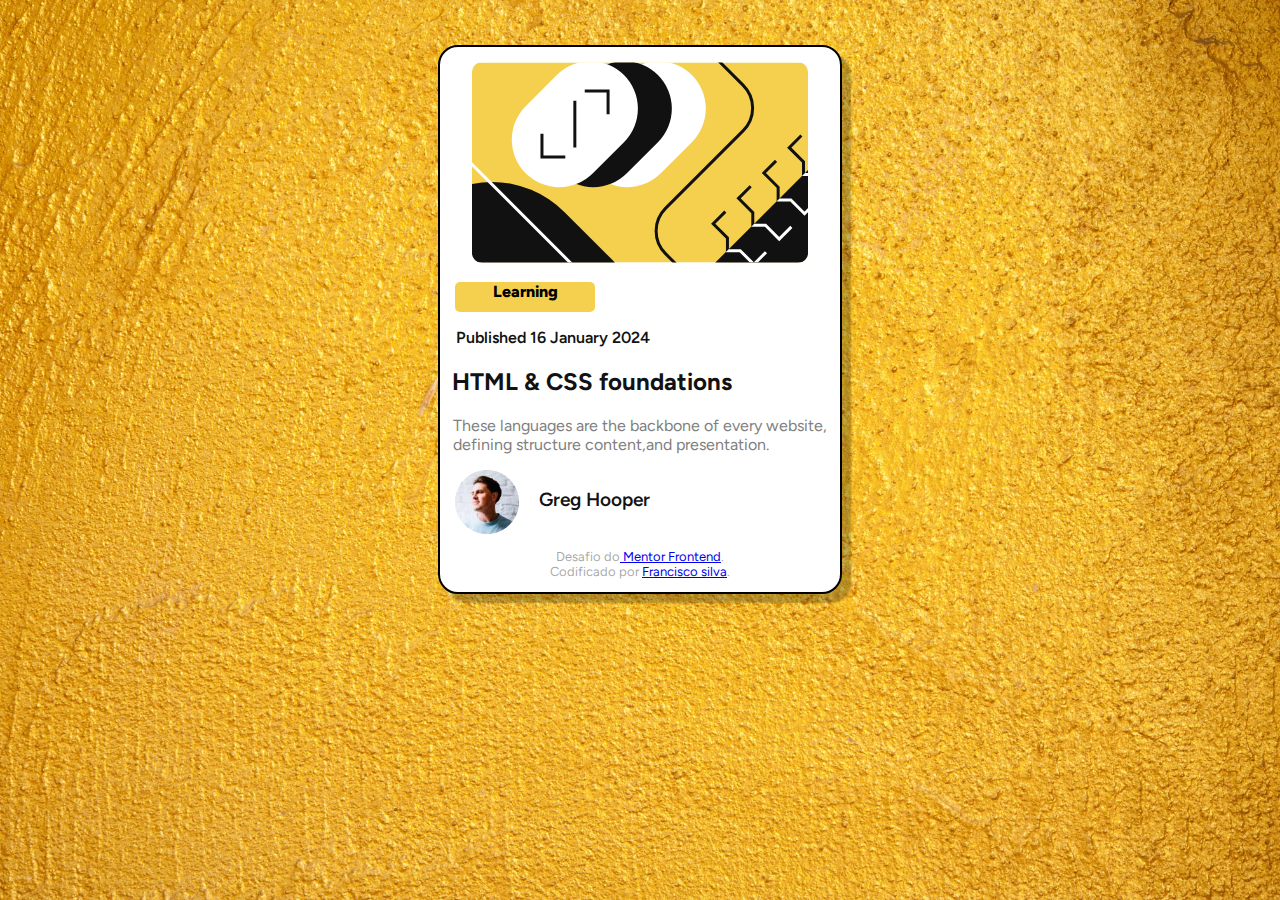
<file: cartao-de-visita/index.html>
<!DOCTYPE html>
<html lang="en">

<head>
  <meta charset="UTF-8">
  <meta name="viewport" content="width=device-width, initial-scale=1.0">
  <link rel="stylesheet" href="style.css">
  <link rel="shortcut icon" href="img/favicon-32x32.png" type="image/x-icon">
  <title>Cartão de visita</title>

  <link rel="preconnect" href="https://fonts.googleapis.com">
  <link rel="preconnect" href="https://fonts.gstatic.com" crossorigin>
  <link href="https://fonts.googleapis.com/css2?family=Figtree:wght@600;800&display=swap" rel="stylesheet">
</head>

<body>
  <div class="container">
    <div class="img">
      <img src="img/illustration-article.svg" alt="">
    </div>
    <p class="text-header">Learning</p>
    <p class="data">Published 16 January 2024</p>
    <h2>HTML & CSS foundations</h2>
    <p class="paragrafo-cinza">These languages are the backbone of every website, <br>
      defining structure content,and presentation.
    </p>
    <div class="avatar">
      <img src="img/image-avatar.webp" alt="image-avatar">
      <p>Greg Hooper</p>
    </div>
    <footer>
      <p class="footer-p">Desafio do<a href="https://www.frontendmentor.io/home"> Mentor Frontend</a>. <br>
        Codificado por <a href="https://github.com/franciscosilva01">Francisco silva</a>.</p>
    </footer>
  </div>

</body>

</html>
</file>
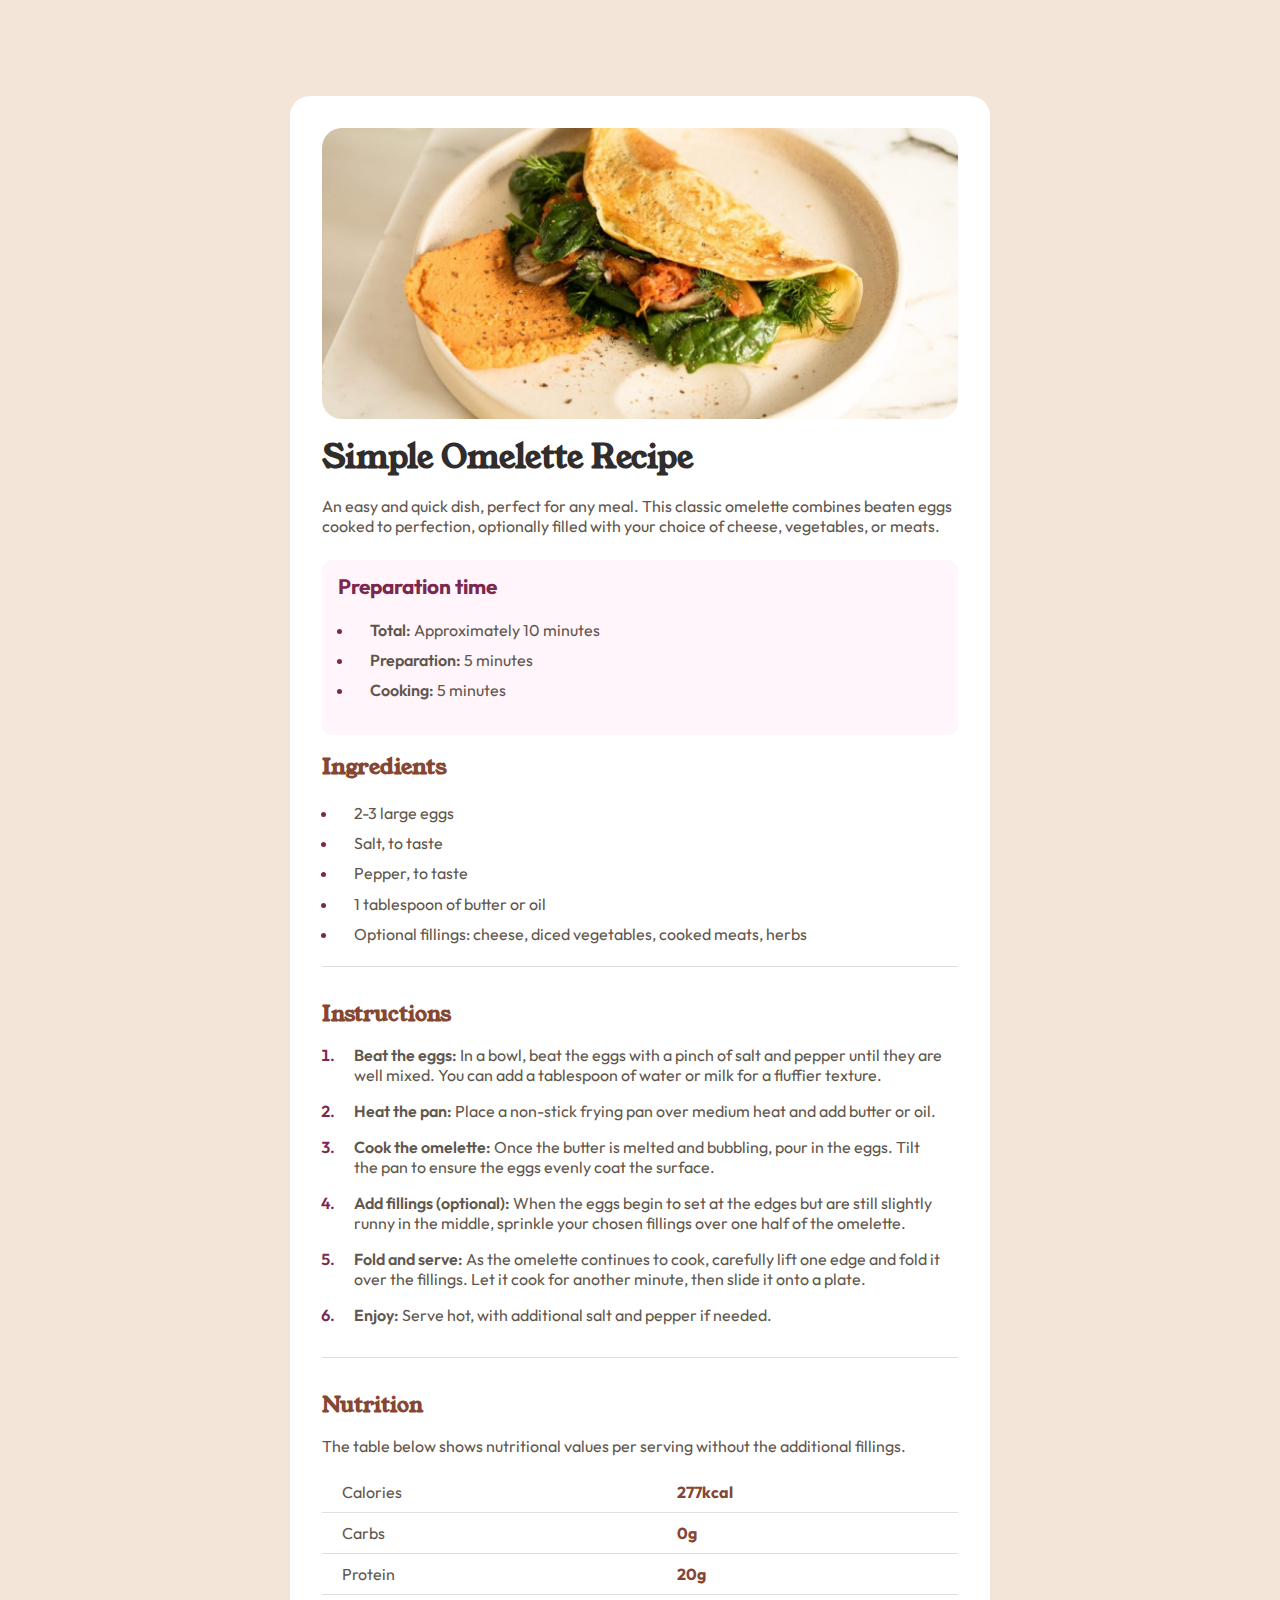
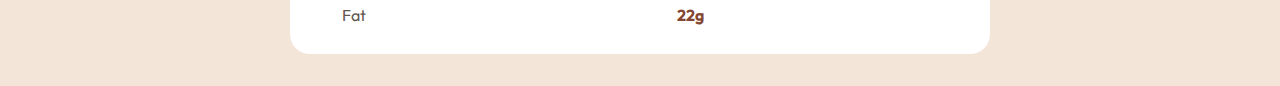
<file: paginas-de-receitas/index.html>
<!DOCTYPE html>
<html lang="en">

<head>
  <meta charset="UTF-8">
  <meta name="viewport" content="width=device-width, initial-scale=1.0">
  <title>Página de Receitas</title>
  <link rel="stylesheet" href="style.css">
  <main>

    <div class="container">
      <div class="recipe">
        <img src="img/image-omelette.jpeg" alt="bg-image">
      </div>
      <section>
        <div class="hero-section">
          <h1>Simple Omelette Recipe</h1>
          <p>An easy and quick dish, perfect for any meal. This classic omelette combines beaten eggs cooked
            to perfection, optionally filled with your choice of cheese, vegetables, or meats.</p>
        </div>
        <div class="preparation-time">
          <h2>Preparation time</h2>
          <ul>
            <li><span>Total:</span> Approximately 10 minutes</li>
            <li><span>Preparation:</span> 5 minutes</li>
            <li><span>Cooking:</span> 5 minutes</li>
          </ul>
        </div>
        <div class="ingredients">
          <h3>Ingredients</h3>
          <ul>
            <li>2-3 large eggs</li>
            <li>Salt, to taste</li>
            <li>Pepper, to taste</li>
            <li>1 tablespoon of butter or oil</li>
            <li>Optional fillings: cheese, diced vegetables, cooked meats, herbs</li>
          </ul>
        </div>
        <hr>
      </section>
      <div class="Instructions">
        <h4>Instructions</h4>
        <ol>
          <li><span>Beat the eggs:</span> In a bowl, beat the eggs with a pinch of salt and pepper until they are well
            mixed.
            You can add a tablespoon of water or milk for a fluffier texture.</li>
          <li><span>Heat the pan:</span> Place a non-stick frying pan over medium heat and add butter or oil.</li>
          <li><span>Cook the omelette:</span> Once the butter is melted and bubbling, pour in the eggs. Tilt the pan to
            ensure the eggs evenly coat the surface.</li>
          <li><span>Add fillings (optional):</span> When the eggs begin to set at the edges but are still slightly runny
            in the
            middle, sprinkle your chosen fillings over one half of the omelette.</li>
          <li><span>Fold and serve:</span> As the omelette continues to cook, carefully lift one edge and fold it over the
            fillings. Let it cook for another minute, then slide it onto a plate.</li>
          <li><span>Enjoy:</span> Serve hot, with additional salt and pepper if needed.</li>
        </ol>
        <hr>
      </div>
      <div class="Nutrition">
        <h5>Nutrition</h5>
        <p>The table below shows nutritional values per serving without the additional fillings.</p>
        <table>
          <tr>
            <td>Calories</td>
            <td>277kcal</td>
          </tr>
          <tr>
            <td>Carbs</td>
            <td>0g</td>
          </tr>
          <tr>
            <td>Protein</td>
            <td>20g</td>
          </tr>
          <tr>
            <td>Fat</td>
            <td>22g</td>
          </tr>
        </table>
      </div>
  </main>


  </body>

</html>
</file>
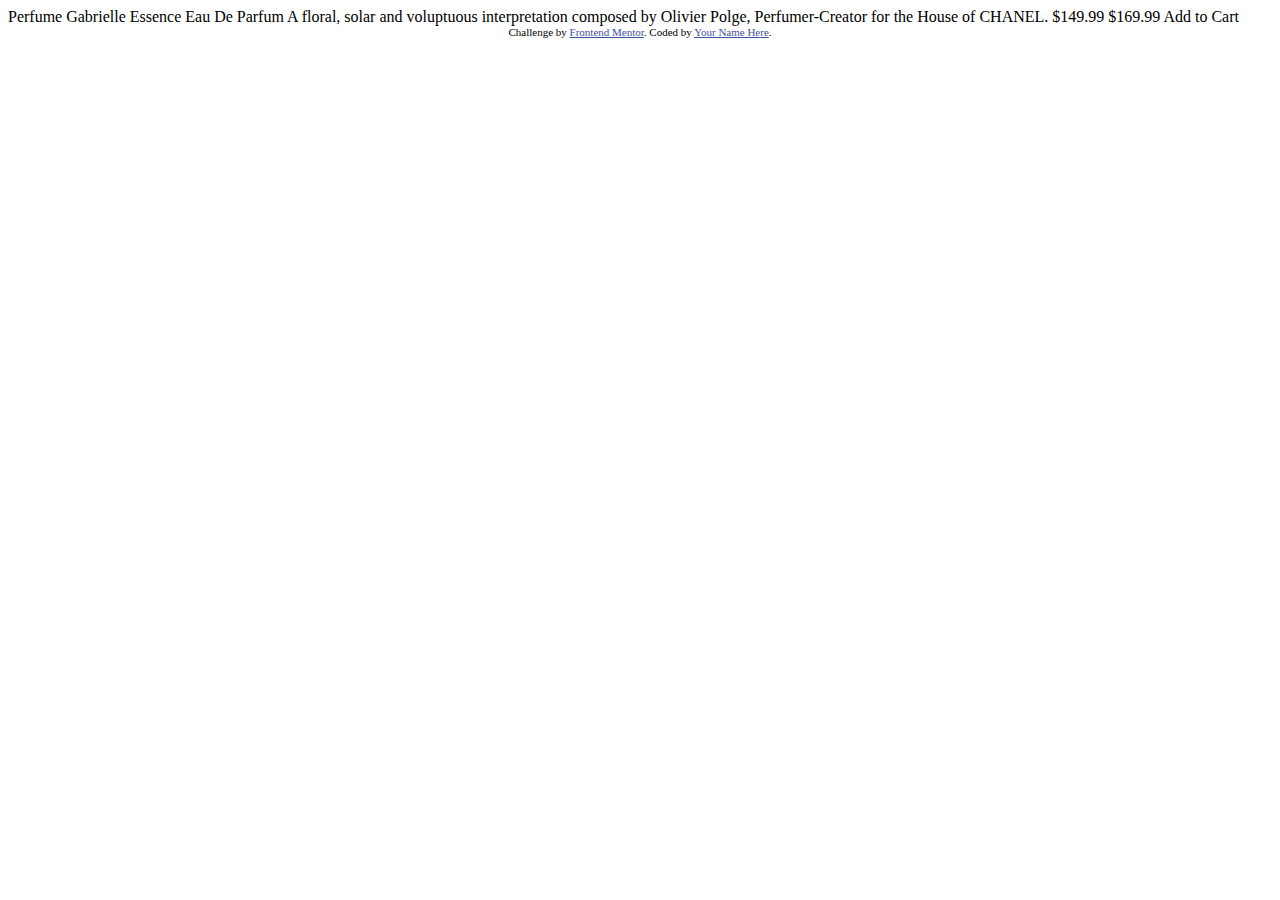
<file: product-preview-card-component-main/product-preview-card-component-main/index.html>
<!DOCTYPE html>
<html lang="en">
<head>
  <meta charset="UTF-8">
  <meta name="viewport" content="width=device-width, initial-scale=1.0"> <!-- displays site properly based on user's device -->

  <link rel="icon" type="image/png" sizes="32x32" href="./images/favicon-32x32.png">
  
  <title>Frontend Mentor | Product preview card component</title>

  <!-- Feel free to remove these styles or customise in your own stylesheet 👍 -->
  <style>
    .attribution { font-size: 11px; text-align: center; }
    .attribution a { color: hsl(228, 45%, 44%); }
  </style>
</head>
<body>

  Perfume

  Gabrielle Essence Eau De Parfum

  A floral, solar and voluptuous interpretation composed by Olivier Polge, 
  Perfumer-Creator for the House of CHANEL.

  $149.99
  $169.99

  Add to Cart
  
  <div class="attribution">
    Challenge by <a href="https://www.frontendmentor.io?ref=challenge" target="_blank">Frontend Mentor</a>. 
    Coded by <a href="#">Your Name Here</a>.
  </div>
</body>
</html>
</file>
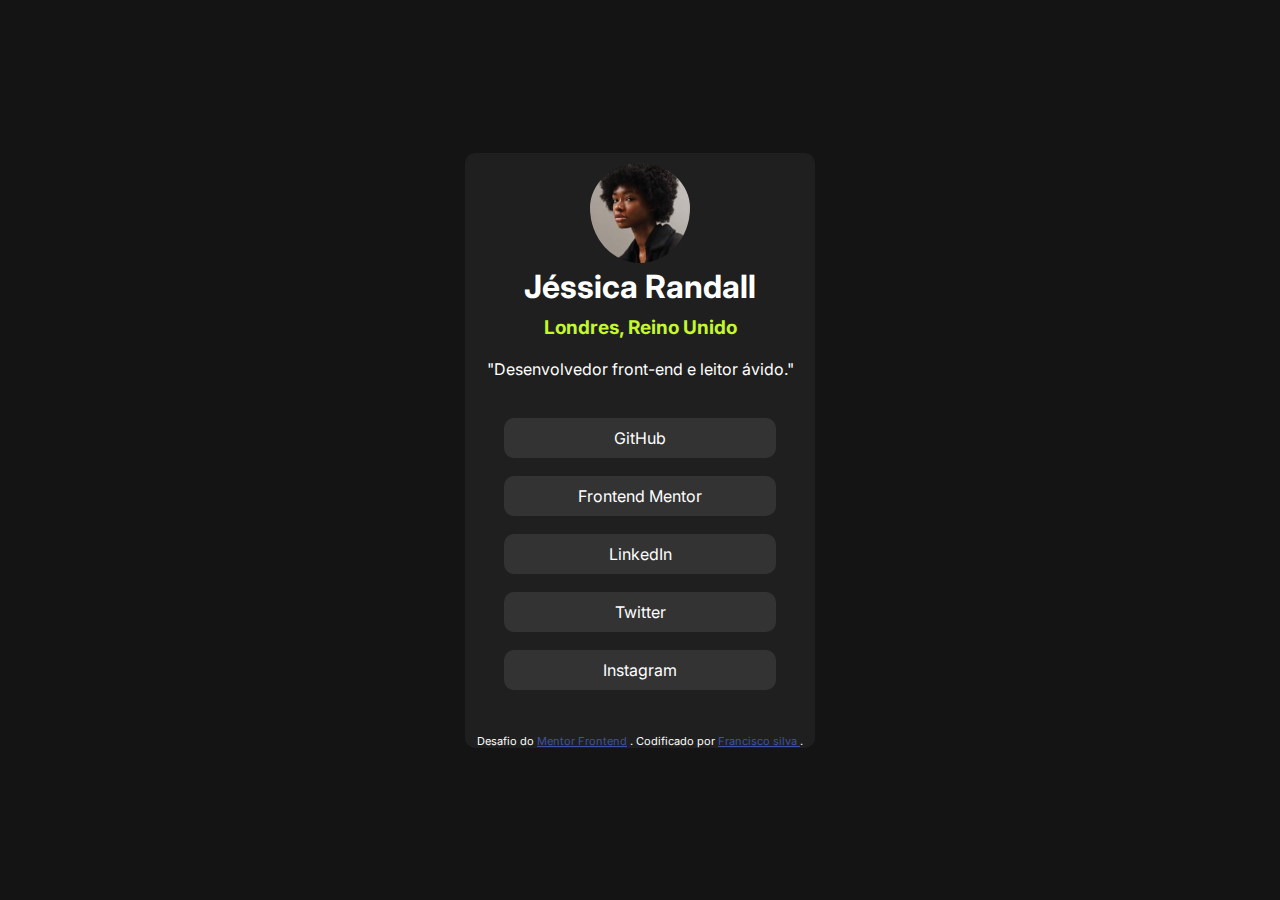
<file: link-social/index01.html>
<!DOCTYPE html>
<html lang="en">

<head>
  <meta charset="UTF-8">
  <meta name="viewport" content="width=device-width, initial-scale=1.0">
  <title>Frontend Mentor | Social links profile</title>
  <link rel="shortcut icon" href="assets/images/favicon-32x32.png" type="image/x-icon">
  <link rel="stylesheet" href="style.css">
  <link rel="preconnect" href="https://fonts.googleapis.com">
  <link rel="preconnect" href="https://fonts.gstatic.com" crossorigin>
  <link href="https://fonts.googleapis.com/css2?family=Inter:wght@400;600;700&display=swap" rel="stylesheet">
</head>

<body>
  <main class="header">
    <img class="img" src="assets/images/avatar-jessica.jpeg" alt="Jessica">
    <h1>Jéssica Randall</h1>
    <h2 class="paragrafo">Londres, Reino Unido</h2>
    <p class="paragrafo-1">"Desenvolvedor front-end e leitor ávido."</p>
    <div class="links">
      <a class="link1" href="https://github.com/franciscosilva01" target="_blank">GitHub</a>
      <a class="link2" href="https://www.frontendmentor.io/home" target="_blank">Frontend Mentor</a>
      <a class="link3" href="#">LinkedIn</a>
      <a class="link3" href="#">Twitter</a>
      <a class="link3" href="https://www.instagram.com/raheem_corleone/" target="_blank">Instagram</a>
    </div>

    <footer class="rodape">
      <p>Desafio do <a href="https://www.frontendmentor.io/home" target="_blank">Mentor Frontend</a> . Codificado por <a href="https://github.com/franciscosilva01" target="_blank">Francisco silva </a>.</p>
    </footer>
  </main>
</body>

</html>
</file>
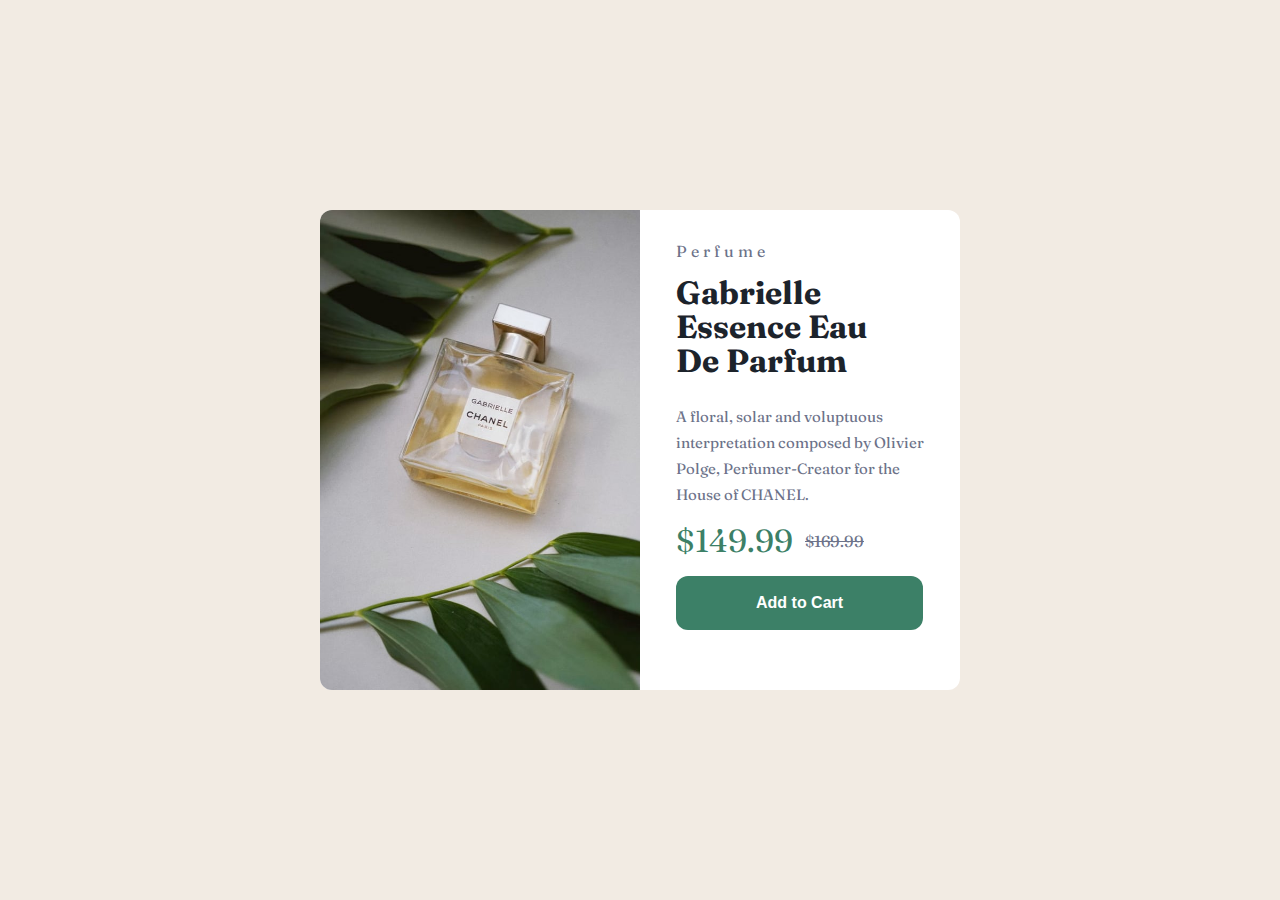
<file: product-preview-card-component-main/product-preview-card-component-main/index1.html>
<!DOCTYPE html>
<html lang="en">

<head>
  <meta charset="UTF-8">
  <meta name="viewport" content="width=device-width, initial-scale=1.0">
  <title>Frontend Mentor | Product preview card component</title>
  <link rel="stylesheet" href="style.css">
</head>

<body>
  <div class="split-card">
    <img src="images/image-product-desktop.jpg" alt="parfume-bottle" />
    <div class="content">
      <p class="subheading">Perfume</p>

      <h1 class="title">
        Gabrielle Essence Eau<br />
        De Parfum
      </h1>

      <p class="text">
        A floral, solar and voluptuous interpretation composed by Olivier
        Polge, Perfumer-Creator for the House of CHANEL.
      </p>

      <div class="prices">
        <span class="price">$149.99</span>
        <span class="original-price">$169.99</span>
      </div>

      <button class="btn-cart">Add to Cart</button>
    </div>
  </div>
</body>

</html>
</file>
<file: cartao-de-visita/style.css>
body {
  background: url("./img/pexels-fwstudio-122458.jpg") center top no-repeat fixed;
  background-size: cover;
  font-family: "Figtree", sem serifa;
  display: flex;
  justify-content: center;
  align-items: center;
  max-width: 100vh;
  margin: 0 auto;
  margin-top: 30px;
}

.container {
  background-color: hsl(0, 0%, 100%);
  border-radius: 20px;
  border: 2px solid black;
  margin-top: 15px;
  box-shadow: 9px 9px 2px rgba(0, 0, 0, 0.253);
}

div.img {
  text-align: center;
  margin: 15px;
}

img {
  border-radius: 10px;
}

.text-header {
  width: 35%;
  height: 30px;
  text-align: center;
  background-color: hsl(47, 88%, 63%);
  margin: 15px;
  border-radius: 5px;
  font-weight: 800;
}

.data {
  margin: 1em;
  color: hsl(0, 0%, 7%);
  font-size: 16px;
  font-weight: 600;
}

h2 {
  text-align: left;
  margin-left: 0.5em;
  color: hsl(0, 0%, 7%);
  font-size: 800;
}

.paragrafo-cinza {
  text-align: justify;
  color: hsl(0, 0%, 50%);
  margin: 13px;
}

div.avatar {
  display: flex;
  gap: 20px;
  margin: 15px;
}

div.avatar > p {
  font-weight: 600;
  font-size: 19px;
  color: hsl(0, 0%, 7%);
}

.footer-p {
  text-align: center;
  font-size: 13px;
  color: rgba(128, 128, 128, 0.692);
}
</file>
<file: paginas-de-receitas/style.css>
@import url("https://fonts.googleapis.com/css2?family=Young+Serif&display=swap");

@import url("https://fonts.googleapis.com/css2?family=Outfit:wght@400;600;700&display=swap");

:root {
  /* primary  */
  --Nutmeg: hsl(14, 45%, 36%);
  --Dark-Raspberry: hsl(332, 51%, 32%);

  /* neutral */
  --White: hsl(0, 0%, 100%);
  --Rose-White: hsl(330, 100%, 98%);
  --Eggshell: hsl(30, 54%, 90%);
  --Light-Grey: hsl(30, 18%, 87%);
  --Wenge-Brown: hsl(30, 10%, 34%);
  --Dark-Charcoal: hsl(24, 5%, 18%);
}

*,
*::before,
*::after {
  padding: 0;
  margin: 0;
  box-sizing: border-box;
}

img {
  display: block;
  max-width: 100%;
}

ul,
ol {
  padding: 1rem;
}

hr {
  border: 0;
  height: 1.1px;
  background: var(--Light-Grey);
}

body {
  background-color: var(--Eggshell);
  display: flex;
  flex-direction: column;
  align-items: center;
  min-height: 100vh;
  font-family: "Outfit", sans-serif;
  font-size: 1rem;
  color: var(--Wenge-Brown);
}

.container {
  max-width: 700px;
  background-color: var(--White);
}
h1,
h3,
h4,
h5 {
  font-family: "Young Serif", serif;
}

h3,
h4,
h5 {
  color: var(--Nutmeg);
}

h2 {
  color: var(--Dark-Raspberry);
  font-family: "Outfit", sans-serif;
  font-size: 1.3rem;
}

section,
.Instructions,
.Nutrition {
  padding: 1rem 2rem;
}

h1 {
  font-size: 2rem;
  color: var(--Dark-Charcoal);
  padding-bottom: 1rem;
}

section .preparation-time {
  margin-top: 1.5rem;
  background-color: var(--Rose-White);
  padding: 0.8rem 1rem;
  border-radius: 10px;
}

section .preparation-time ul,
.ingredients ul {
  line-height: 1.9;
}

section .preparation-time ul li::marker,
.Instructions ol li::marker,
.ingredients ul li::marker {
  color: var(--Dark-Raspberry);
  font-weight: 600;
}

section .preparation-time ul li,
.ingredients ul li,
.Instructions ol li {
  padding-left: 1rem;
}

section .preparation-time span {
  font-weight: 600;
}

h3 {
  margin-top: 1rem;
  font-size: 1.4rem;
  font-weight: 600;
}

.Instructions h4 {
  font-size: 1.3rem;
}

.Instructions ol li {
  margin-bottom: 1rem;
}

.Instructions ol li span {
  font-weight: 600;
}

.Nutrition {
  padding-bottom: 1.2rem;
}
.Nutrition h5 {
  font-size: 1.3rem;
}

.Nutrition p {
  margin: 1rem 0;
}

table {
  border-collapse: collapse;
  width: 100%;
  margin-top: 1rem;
}

table td {
  border-bottom: 1px solid var(--Light-Grey);
  padding: 10px;
}
table td:nth-of-type(1) {
  padding-left: 20px;
}

table td:nth-of-type(2) {
  color: var(--Nutmeg);
  font-weight: 700;
}

table tr:last-of-type td {
  border-bottom: none;
}

table tr {
  cursor: pointer;
  transition: background-color 0.3s ease;
}

table tr:hover {
  background-color: var(--Rose-White);
}

footer {
  padding: 3rem 1rem 0.7rem 1rem;
}
.attribution {
  font-size: 0.8rem;
  text-align: center;
}
.attribution a {
  text-decoration: none;
  font-style: oblique;
  border-radius: 30px;
  border-bottom: 1.4px solid var(--Dark-Raspberry);
  color: var(--Dark-Raspberry);
}

.attribution a:hover {
  color: var(--Nutmeg);
  border-bottom: 1.4px solid var(--Nutmeg);
  font-weight: 600;
}

@media screen and (min-width: 768px) {
  .container {
    margin: 6rem 0 2rem 0;
    border-radius: 20px;
  }
}

  .recipe {
    padding: 2rem 2rem 0 2rem;
  }

  .recipe img {
    border-radius: 20px;
  }
</file>
<file: link-social/style.css>
* {
  margin: 0;
  padding: 0;
  box-sizing: border-box;
  font-family: "Inter", sans-serif;
}

body {
  background-color: hsl(0, 0%, 8%);
  color: rgb(255, 255, 255);
  display: flex;
  justify-content: center;
  align-items: center;
  min-height: 100vh;
  font-family: "Inter", sem serifa;
}

.header {
  border-radius: 10px;
  background-color: hsl(0, 0%, 12%);
  text-align: center;

  width: 350px;
}

.img {
  padding-top: 10px;
  border-radius: 50%;
  width: 100px;
}

.paragrafo {
  font-size: 19px;
  color: hsl(75, 94%, 57%);
  padding: 10px;
}

.paragrafo-1 {
  padding-top: 10px;
}

.links {
  display: flex;
  flex-direction: column;
  text-align: center;
  padding: 30px;
}

.links a {
  text-decoration: none;
  padding: 10px;
}

.link1,
.link2,
.link3,
.link4,
.link5 {
  background-color: hsl(0, 0%, 20%);
  color: rgb(255, 255, 255);
  padding: 10px;
  margin: 9px;
  border-radius: 10px;
  transition: 0.3s;
}

.link1:hover,
.link2:hover,
.link3:hover,
.link4:hover,
.link5:hover {
  background-color: hsl(75, 94%, 57%);
  color: grey;
  transition: 0.1s;
}

.rodape {
  font-size: 11px;
  text-align: center;
  padding-top: 5px;
}

.rodape a {
  color: hsl(228, 45%, 44%);
}
</file>
<file: product-preview-card-component-main/product-preview-card-component-main/style.css>
@import url("https://fonts.googleapis.com/css2?family=Montserrat:wght@500;700&display=swap");
@import url("https://fonts.googleapis.com/css2?family=Fraunces:opsz,wght@9..144,700&display=swap");

* {
  margin: 0;
  padding: 0;
  box-sizing: border-box;
}

body {
  font-family: "Fraunces", sans-serif; 
  background-color: hsl(30, 38%, 92%);
line-height: 10px;
  display: flex;
  justify-content: center;
  align-items: center;
  height: 100vh;
}

.split-card {
  background-color: #fff;
  display: grid;
  grid-template-columns: 320px 320px;
  border-radius: 12px;
}

.split-card img {
  max-width: 100%;
  height: 100%;
  border-radius: 12px 0 0 12px;
}

.content {
  padding: 36px;
}

.subheading {
  margin-bottom: 20px;
  letter-spacing: 4px;
  color: hsl(228, 12%, 48%);
}

.title {
  font-family: "Fraunces", sans-serif;
  margin-bottom: 26px;
  line-height: 34px;
  color: hsl(212, 21%, 14%);
}

.text {
  font-size: 15px;
  margin-bottom: 28px;
  color: hsl(228, 12%, 48%);
  line-height: 26px;
}

.prices {
  display: flex;
  align-items: center;
  gap: 12px;
  margin-bottom: 30px;
}

.price {
  font-family: "Fraunces", sans-serif;
  font-size: 32px;
  color: hsl(158, 36%, 37%);
}

.original-price {
  color: hsl(228, 12%, 48%);
  text-decoration: line-through;
}

.btn-cart {
  font-size: 16px;
  white-space: nowrap;
  padding: 18px 80px;
  font-weight: 700;
  border: none;
  border-radius: 12px;
  background-color: hsl(158, 36%, 37%);
  color: #fff;
}

.btn-cart:hover {
  cursor: pointer;
  background-color: hsl(158, 37%, 25%);
}
</file>
